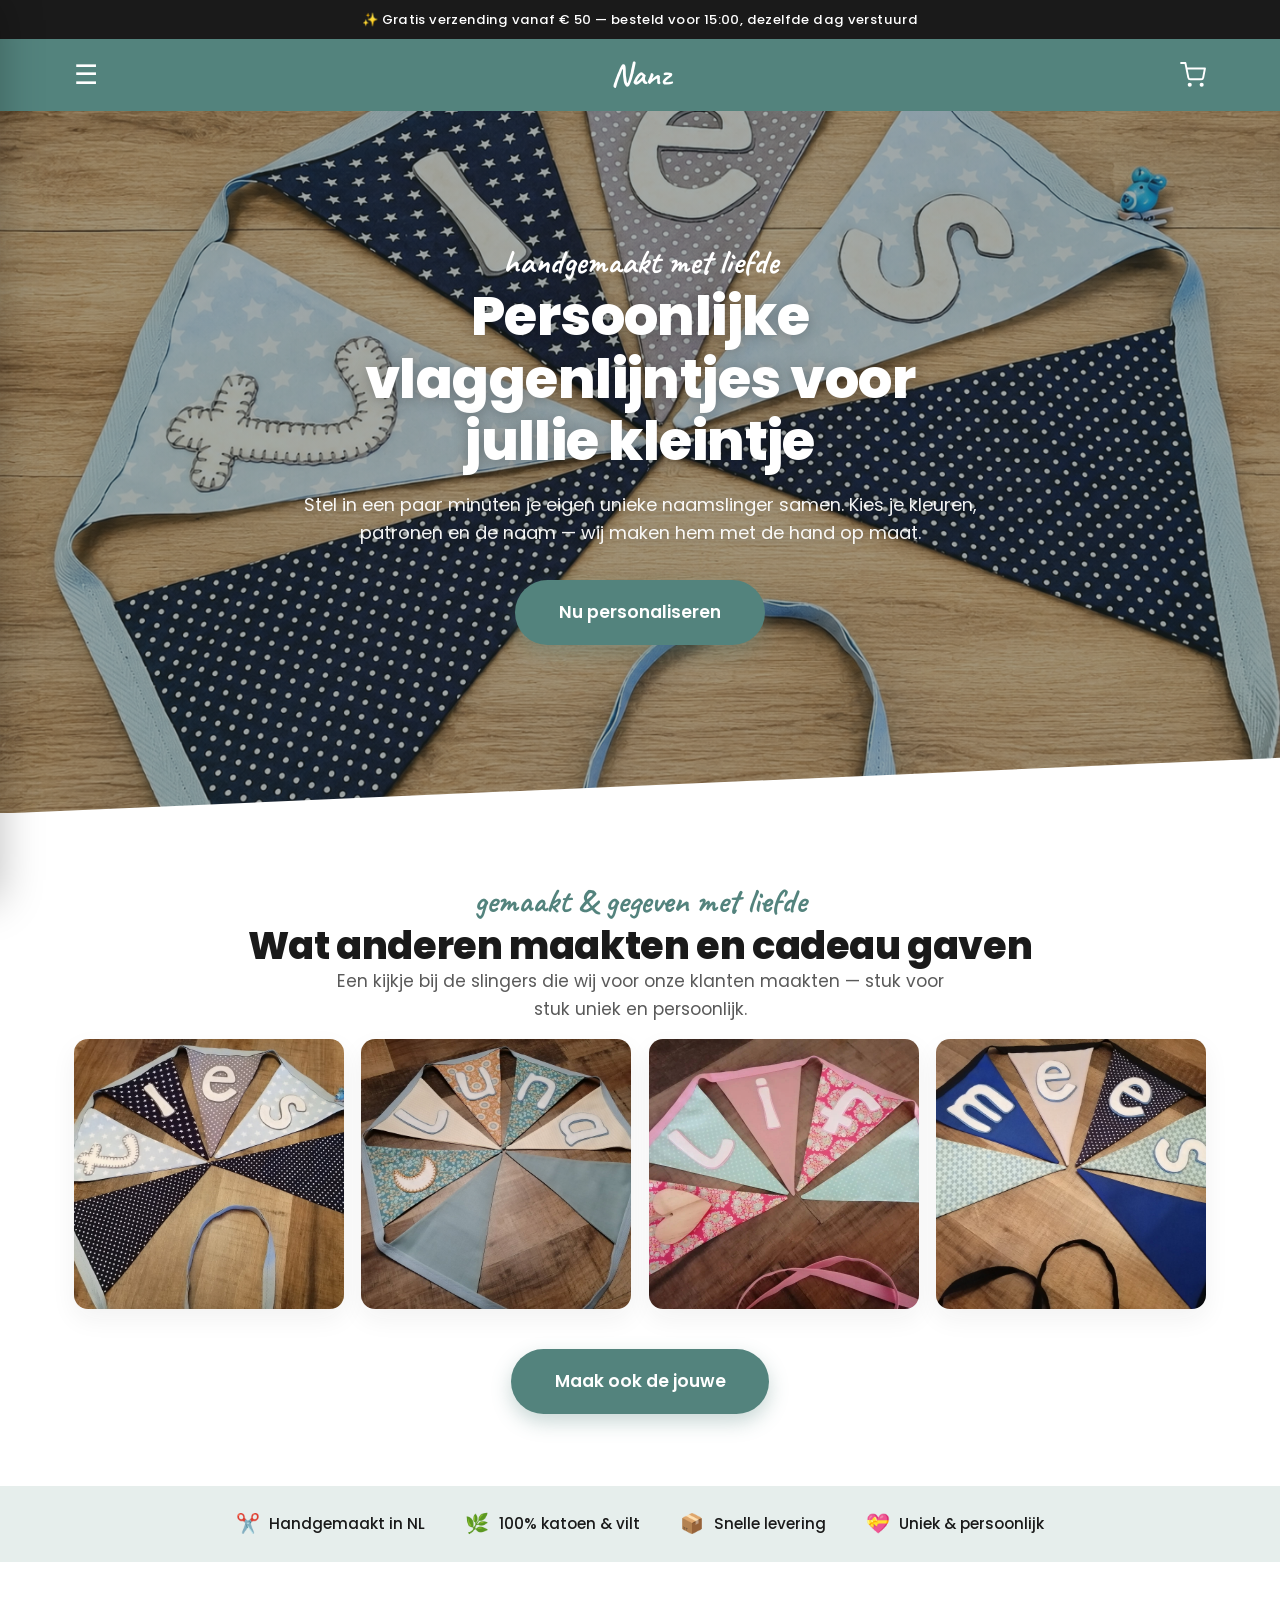
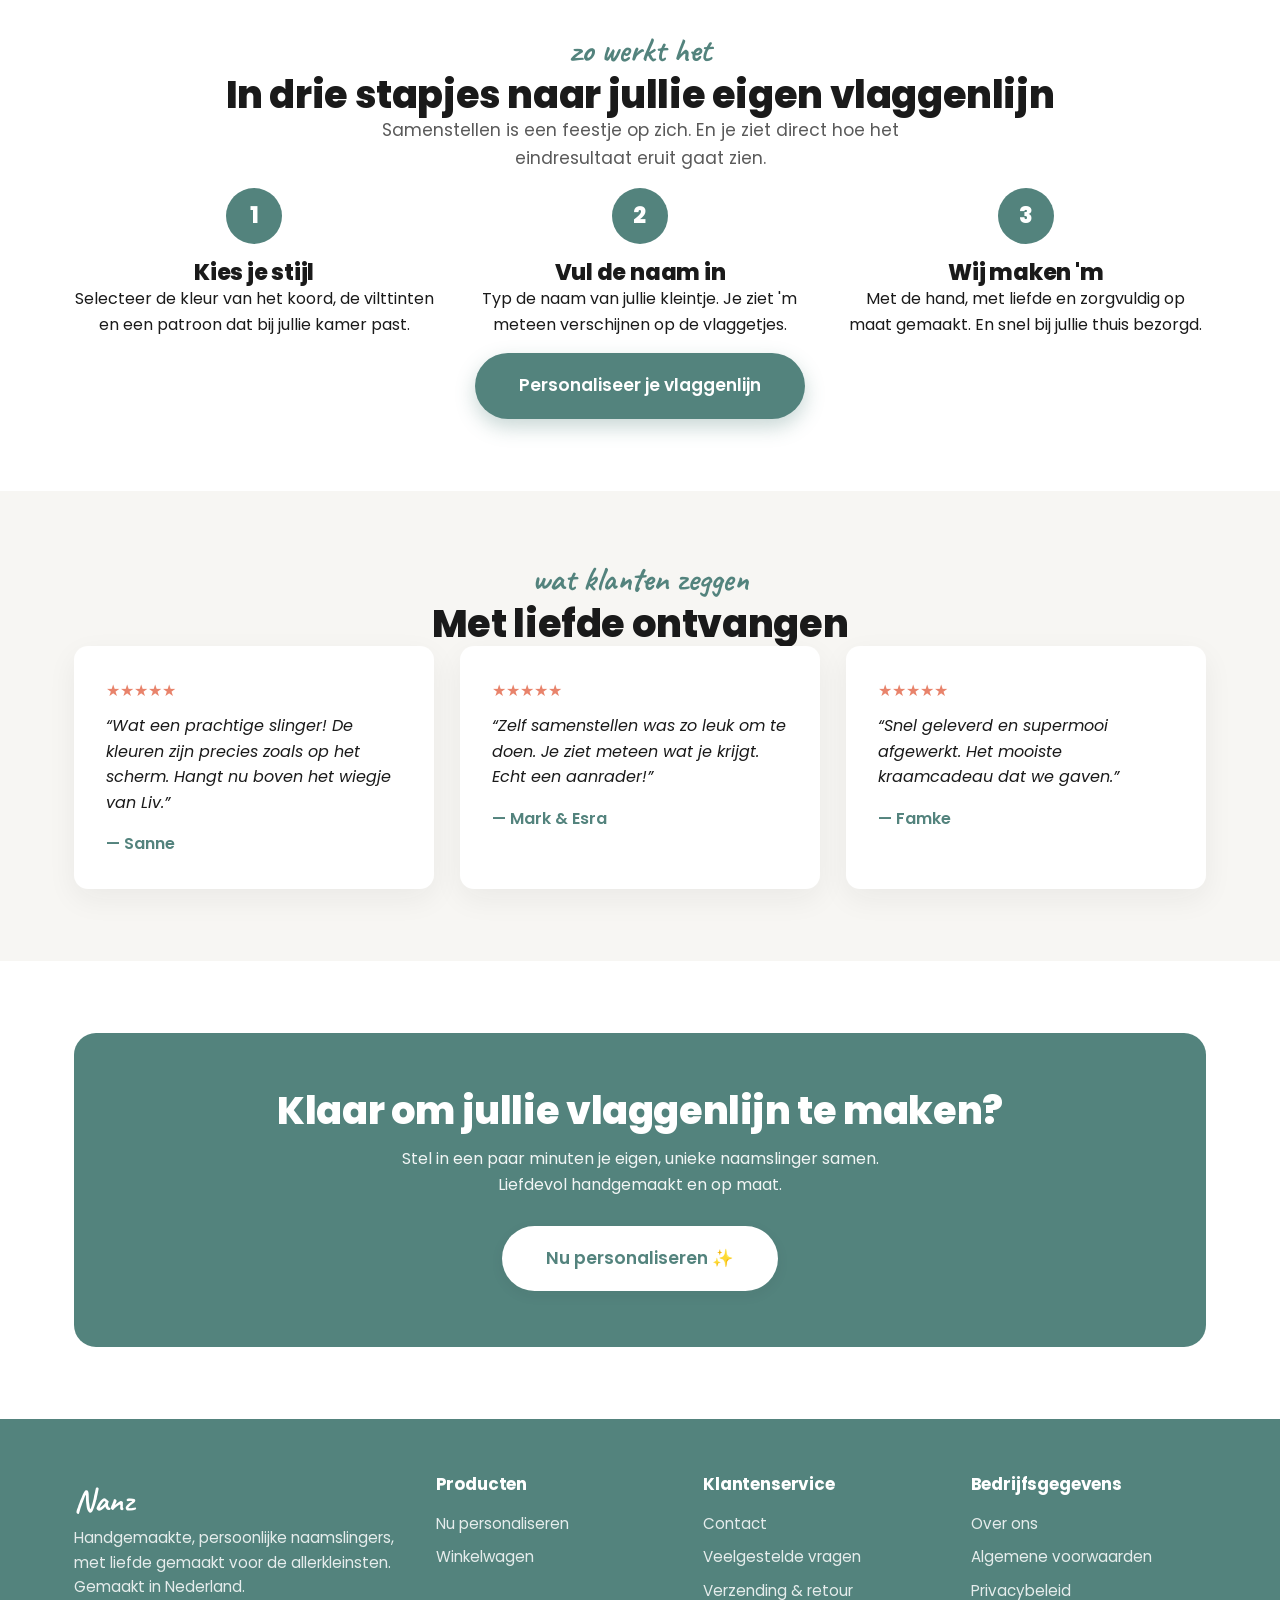
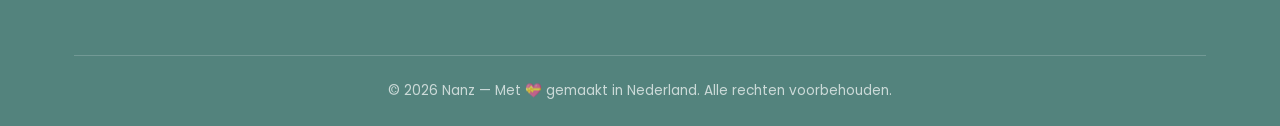
<file: index.html>
<!DOCTYPE html>
<html lang="nl">
<head>
  <meta charset="UTF-8" />
  <meta name="viewport" content="width=device-width, initial-scale=1.0" />
  <title>Nanz · Handgemaakte, persoonlijke naamslingers</title>
  <meta name="description" content="Handgemaakte, persoonlijke naamslingers van Nanz. Stel je eigen vlaggenlijn samen met je favoriete kleuren, patronen en naam. Handgemaakt in NL." />
  <link rel="preconnect" href="https://fonts.googleapis.com" />
  <link rel="preconnect" href="https://fonts.gstatic.com" crossorigin />
  <link href="https://fonts.googleapis.com/css2?family=Caveat:wght@600;700&family=Poppins:wght@400;500;600;700;800&display=swap" rel="stylesheet" />
  <link rel="stylesheet" href="style.css" />
</head>
<body>

  <div class="announce-bar">✨ Gratis verzending vanaf € 50 — besteld voor 15:00, dezelfde dag verstuurd</div>

  <header class="site-header">
    <div class="container nav">
      <button class="nav-toggle" aria-label="Menu openen">☰</button>
      <a href="index.html" class="logo">Nanz</a>
      <div class="nav-actions">
        <a href="winkelwagen.html" class="cart-link" aria-label="Winkelwagen">
          <svg viewBox="0 0 24 24" fill="none" stroke="currentColor" stroke-width="1.8" stroke-linecap="round" stroke-linejoin="round" aria-hidden="true"><circle cx="9" cy="21" r="1"></circle><circle cx="20" cy="21" r="1"></circle><path d="M1 1h4l2.68 13.39a2 2 0 0 0 2 1.61h9.72a2 2 0 0 0 2-1.61L23 6H6"></path></svg>
          <span class="cart-count">0</span>
        </a>
      </div>
    </div>
  </header>

  <div class="nav-overlay" id="navOverlay"></div>
  <ul class="nav-links" id="navLinks">
    <button class="nav-close" aria-label="Menu sluiten">×</button>
    <li><a href="index.html" class="active">Home</a></li>
    <li><a href="configurator.html">Nu personaliseren</a></li>
    <li><a href="over-ons.html">Over ons</a></li>
    <li><a href="contact.html">Contact</a></li>
    <li><a href="winkelwagen.html">Winkelwagen</a></li>
  </ul>

  <section class="hero">
    <div class="hero-inner">
      <span class="script">handgemaakt met liefde</span>
      <h1>Persoonlijke vlaggenlijntjes voor jullie kleintje</h1>
      <p>Stel in een paar minuten je eigen unieke naamslinger samen. Kies je kleuren, patronen en de naam — wij maken hem met de hand op maat.</p>
      <a href="configurator.html" class="btn btn--primary btn--lg">Nu personaliseren</a>
    </div>
  </section>

  <section class="section">
    <div class="container">
      <div class="text-center">
        <span class="script">gemaakt & gegeven met liefde</span>
        <h2>Wat anderen maakten en cadeau gaven</h2>
        <p class="lead">Een kijkje bij de slingers die wij voor onze klanten maakten — stuk voor stuk uniek en persoonlijk.</p>
      </div>
      <div class="gallery">
        <figure class="gallery-item">
          <img src="157353553_1487001894836180_8764456379075770487_n.jpg" alt="Handgemaakte naamslinger van een klant" loading="lazy" />
        </figure>
        <figure class="gallery-item">
          <img src="169956509_1509631412573228_3291637909091452372_n.jpg" alt="Naamslinger als kraamcadeau" loading="lazy" />
        </figure>
        <figure class="gallery-item">
          <img src="480816058_2510507729152253_5289659130697256635_n.jpg" alt="Persoonlijke vlaggenlijn in de kinderkamer" loading="lazy" />
        </figure>
        <figure class="gallery-item">
          <img src="481659432_2506114926258200_3318238207444527207_n.jpg" alt="Naamslinger op maat gemaakt" loading="lazy" />
        </figure>
      </div>
      <div class="text-center">
        <a href="configurator.html" class="btn btn--primary btn--lg">Maak ook de jouwe</a>
      </div>
    </div>
  </section>

  <div class="section--soft">
    <div class="container usp-strip">
      <span class="usp-item"><span class="ic">✂️</span> Handgemaakt in NL</span>
      <span class="usp-item"><span class="ic">🌿</span> 100% katoen &amp; vilt</span>
      <span class="usp-item"><span class="ic">📦</span> Snelle levering</span>
      <span class="usp-item"><span class="ic">💝</span> Uniek &amp; persoonlijk</span>
    </div>
  </div>

  <section class="section" id="hoe">
    <div class="container">
      <div class="text-center">
        <span class="script">zo werkt het</span>
        <h2>In drie stapjes naar jullie eigen vlaggenlijn</h2>
        <p class="lead">Samenstellen is een feestje op zich. En je ziet direct hoe het eindresultaat eruit gaat zien.</p>
      </div>
      <div class="grid grid--3">
        <div class="step">
          <div class="num">1</div>
          <h3>Kies je stijl</h3>
          <p>Selecteer de kleur van het koord, de vilttinten en een patroon dat bij jullie kamer past.</p>
        </div>
        <div class="step">
          <div class="num">2</div>
          <h3>Vul de naam in</h3>
          <p>Typ de naam van jullie kleintje. Je ziet 'm meteen verschijnen op de vlaggetjes.</p>
        </div>
        <div class="step">
          <div class="num">3</div>
          <h3>Wij maken 'm</h3>
          <p>Met de hand, met liefde en zorgvuldig op maat gemaakt. En snel bij jullie thuis bezorgd.</p>
        </div>
      </div>
      <div class="text-center">
        <a href="configurator.html" class="btn btn--primary btn--lg">Personaliseer je vlaggenlijn</a>
      </div>
    </div>
  </section>

  <section class="section section--alt">
    <div class="container">
      <div class="text-center">
        <span class="script">wat klanten zeggen</span>
        <h2>Met liefde ontvangen</h2>
      </div>
      <div class="grid grid--3">
        <div class="quote">
          <div class="stars">★★★★★</div>
          <p>“Wat een prachtige slinger! De kleuren zijn precies zoals op het scherm. Hangt nu boven het wiegje van Liv.”</p>
          <p class="who">— Sanne</p>
        </div>
        <div class="quote">
          <div class="stars">★★★★★</div>
          <p>“Zelf samenstellen was zo leuk om te doen. Je ziet meteen wat je krijgt. Echt een aanrader!”</p>
          <p class="who">— Mark &amp; Esra</p>
        </div>
        <div class="quote">
          <div class="stars">★★★★★</div>
          <p>“Snel geleverd en supermooi afgewerkt. Het mooiste kraamcadeau dat we gaven.”</p>
          <p class="who">— Famke</p>
        </div>
      </div>
    </div>
  </section>

  <section class="section">
    <div class="container">
      <div class="cta-band">
        <h2>Klaar om jullie vlaggenlijn te maken?</h2>
        <p>Stel in een paar minuten je eigen, unieke naamslinger samen. Liefdevol handgemaakt en op maat.</p>
        <a href="configurator.html" class="btn btn--ghost btn--lg">Nu personaliseren ✨</a>
      </div>
    </div>
  </section>

  <footer class="site-footer">
    <div class="container">
      <div class="footer-grid">
        <div>
          <a href="index.html" class="logo">Nanz</a>
          <p>Handgemaakte, persoonlijke naamslingers, met liefde gemaakt voor de allerkleinsten. Gemaakt in Nederland.</p>
        </div>
        <div>
          <h4>Producten</h4>
          <ul>
            <li><a href="configurator.html">Nu personaliseren</a></li>
            <li><a href="winkelwagen.html">Winkelwagen</a></li>
          </ul>
        </div>
        <div>
          <h4>Klantenservice</h4>
          <ul>
            <li><a href="contact.html">Contact</a></li>
            <li><a href="contact.html#faq">Veelgestelde vragen</a></li>
            <li><a href="#">Verzending &amp; retour</a></li>
          </ul>
        </div>
        <div>
          <h4>Bedrijfsgegevens</h4>
          <ul>
            <li><a href="over-ons.html">Over ons</a></li>
            <li><a href="#">Algemene voorwaarden</a></li>
            <li><a href="#">Privacybeleid</a></li>
          </ul>
        </div>
      </div>
      <div class="footer-bottom">
        &copy; 2026 Nanz — Met 💝 gemaakt in Nederland. Alle rechten voorbehouden.
      </div>
    </div>
  </footer>

  <script src="main.js"></script>
</body>
</html>
</file>
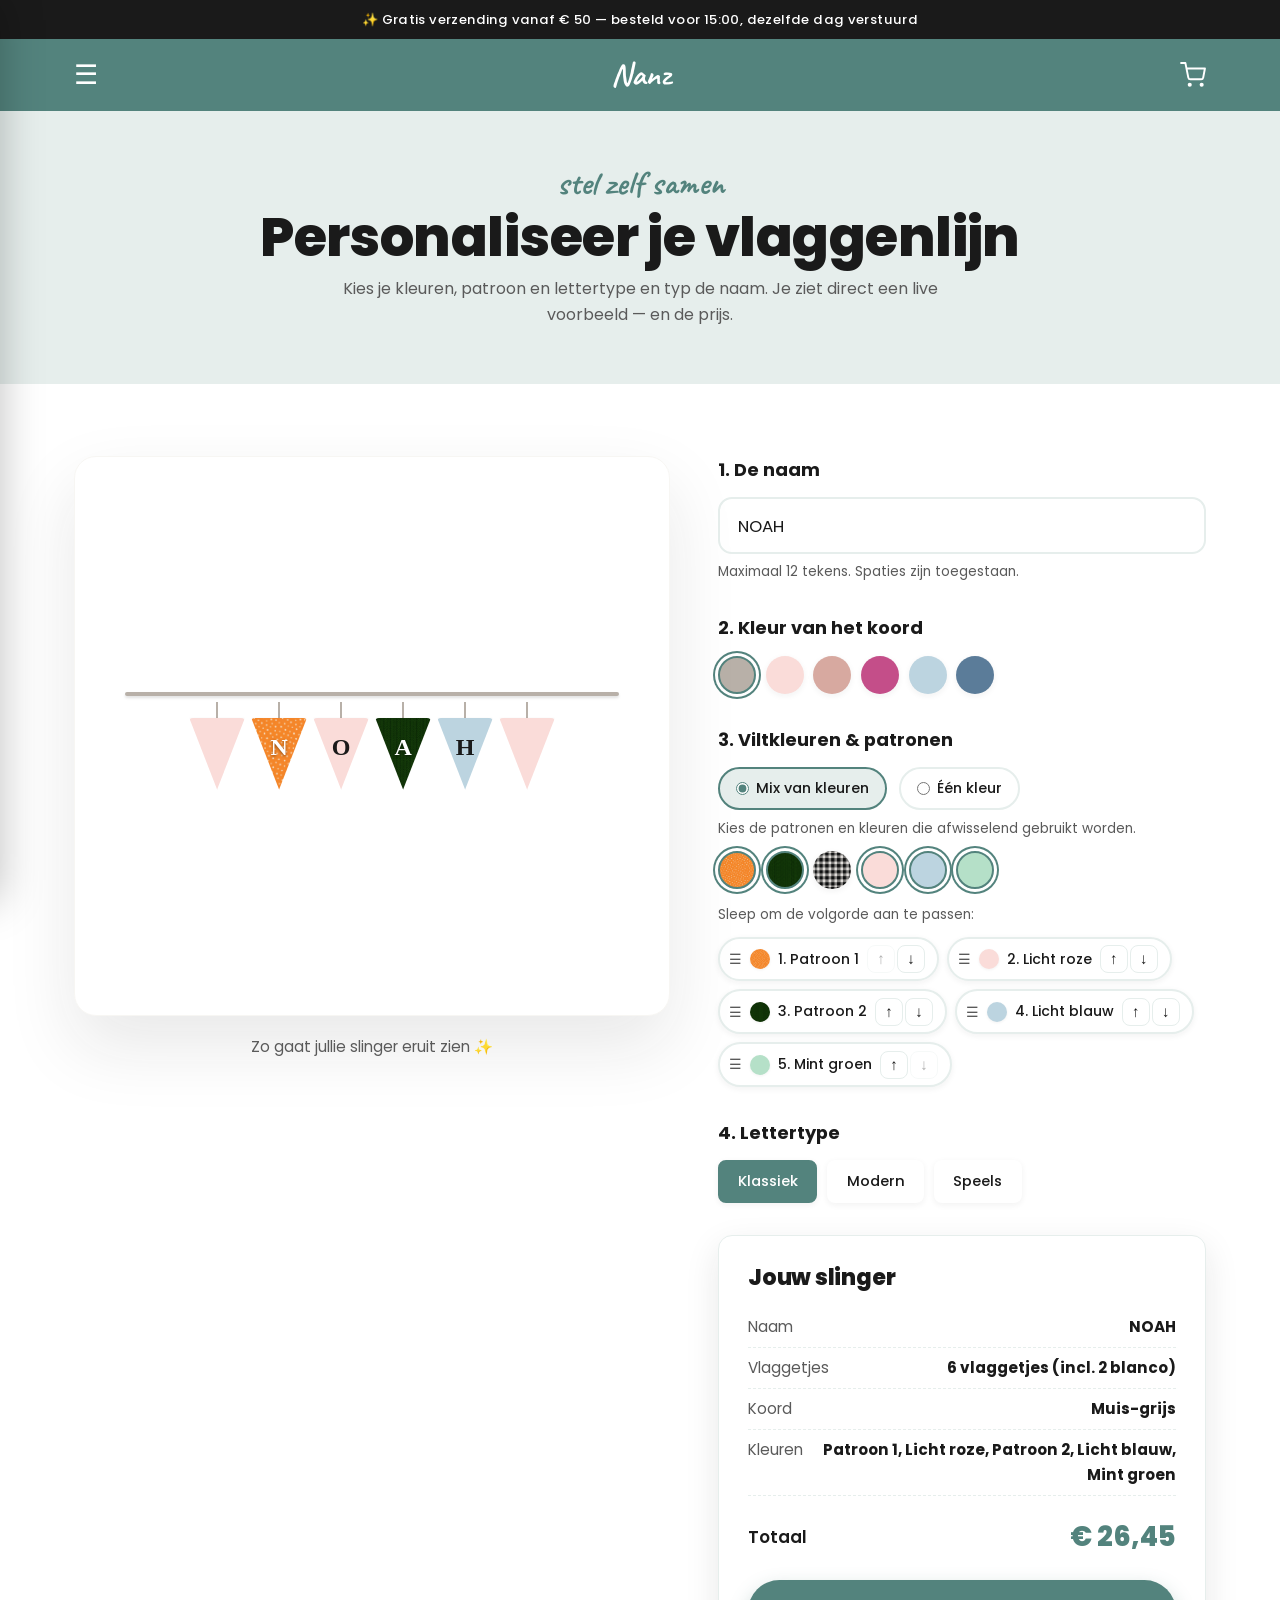
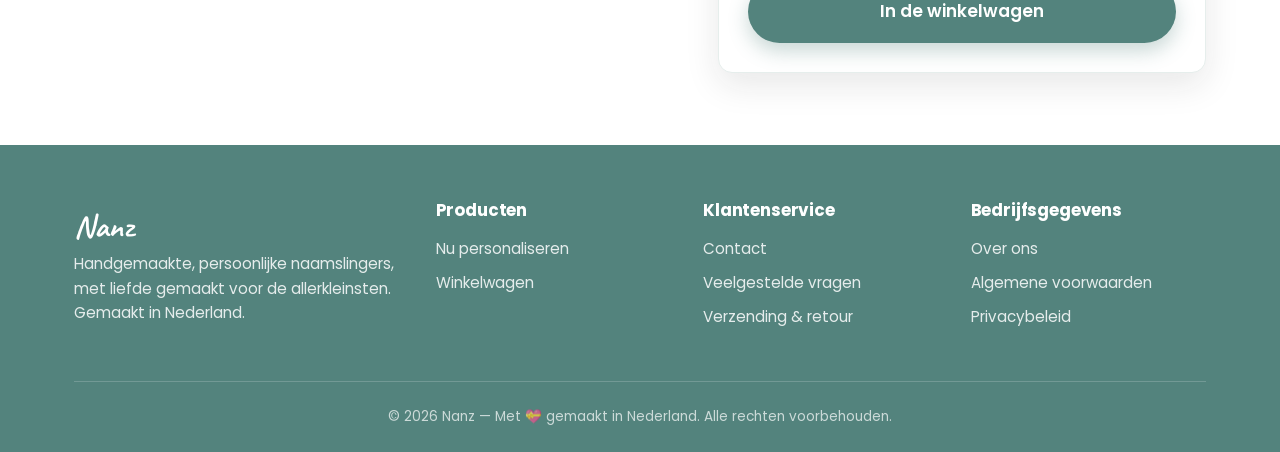
<file: configurator.html>
<!DOCTYPE html>
<html lang="nl">
<head>
  <meta charset="UTF-8" />
  <meta name="viewport" content="width=device-width, initial-scale=1.0" />
  <title>Personaliseer je vlaggenlijn · Nanz</title>
  <meta name="description" content="Stel je eigen handgemaakte naamslinger samen. Kies koord, viltkleuren, patroon en lettertype en zie direct een live voorbeeld met prijs." />
  <link rel="preconnect" href="https://fonts.googleapis.com" />
  <link rel="preconnect" href="https://fonts.gstatic.com" crossorigin />
  <link href="https://fonts.googleapis.com/css2?family=Caveat:wght@600;700&family=Poppins:wght@400;500;600;700;800&display=swap" rel="stylesheet" />
  <link rel="stylesheet" href="style.css" />
</head>
<body>

  <div class="announce-bar">✨ Gratis verzending vanaf € 50 — besteld voor 15:00, dezelfde dag verstuurd</div>

  <header class="site-header">
    <div class="container nav">
      <button class="nav-toggle" aria-label="Menu openen">☰</button>
      <a href="index.html" class="logo">Nanz</a>
      <div class="nav-actions">
        <a href="winkelwagen.html" class="cart-link" aria-label="Winkelwagen">
          <svg viewBox="0 0 24 24" fill="none" stroke="currentColor" stroke-width="1.8" stroke-linecap="round" stroke-linejoin="round" aria-hidden="true"><circle cx="9" cy="21" r="1"></circle><circle cx="20" cy="21" r="1"></circle><path d="M1 1h4l2.68 13.39a2 2 0 0 0 2 1.61h9.72a2 2 0 0 0 2-1.61L23 6H6"></path></svg>
          <span class="cart-count">0</span>
        </a>
      </div>
    </div>
  </header>

  <div class="nav-overlay" id="navOverlay"></div>
  <ul class="nav-links" id="navLinks">
    <button class="nav-close" aria-label="Menu sluiten">×</button>
    <li><a href="index.html">Home</a></li>
    <li><a href="configurator.html" class="active">Nu personaliseren</a></li>
    <li><a href="over-ons.html">Over ons</a></li>
    <li><a href="contact.html">Contact</a></li>
    <li><a href="winkelwagen.html">Winkelwagen</a></li>
  </ul>

  <section class="page-head">
    <div class="container">
      <span class="script">stel zelf samen</span>
      <h1>Personaliseer je vlaggenlijn</h1>
      <p>Kies je kleuren, patroon en lettertype en typ de naam. Je ziet direct een live voorbeeld — en de prijs.</p>
    </div>
  </section>

  <section class="section">
    <div class="container config-layout">

      <div class="config-preview">
        <div class="preview-card">
          <div class="garland" id="previewGarland"></div>
        </div>
        <p class="preview-hint text-center">Zo gaat jullie slinger eruit zien ✨</p>
      </div>

      <div class="config-options">

        <div class="opt-block">
          <label class="opt-title" for="nameInput">1. De naam</label>
          <input type="text" id="nameInput" class="name-input" maxlength="12" placeholder="Bijv. Noah" />
          <p class="opt-help">Maximaal 12 tekens. Spaties zijn toegestaan.</p>
        </div>

        <div class="opt-block">
          <span class="opt-title">2. Kleur van het koord</span>
          <div class="swatches" id="cordSwatches"></div>
        </div>

        <div class="opt-block">
          <span class="opt-title">3. Viltkleuren &amp; patronen</span>
          <div class="felt-mode">
            <label class="radio-pill">
              <input type="radio" name="feltMode" value="mix" checked /> Mix van kleuren
            </label>
            <label class="radio-pill">
              <input type="radio" name="feltMode" value="single" /> Één kleur
            </label>
          </div>
          <div id="mixPanel">
            <p class="opt-help">Kies de patronen en kleuren die afwisselend gebruikt worden.</p>
            <div class="swatches" id="mixFelts"></div>

            <p class="opt-help opt-help--order">Sleep om de volgorde aan te passen:</p>
            <div class="order-list" id="mixOrder"></div>
          </div>
          <div id="singlePanel">
            <p class="opt-help">Alle vlaggetjes in één patroon of kleur.</p>
            <div class="swatches" id="singleFelt"></div>
          </div>
        </div>

        <div class="opt-block">
          <span class="opt-title">4. Lettertype</span>
          <div class="swatches" id="fontSwatches"></div>
        </div>

        <div class="summary-card">
          <h3>Jouw slinger</h3>
          <ul class="summary-list">
            <li><span>Naam</span><strong id="sumName">—</strong></li>
            <li><span>Vlaggetjes</span><strong id="sumFlags">0 vlaggetjes</strong></li>
            <li><span>Koord</span><strong id="sumCord">—</strong></li>
            <li><span>Kleuren</span><strong id="sumColors">—</strong></li>
          </ul>
          <div class="summary-total">
            <span>Totaal</span>
            <span class="price" id="totalPrice">€ 0,00</span>
          </div>
          <button id="addToCart" class="btn btn--primary btn--block btn--lg">In de winkelwagen</button>
        </div>

      </div>
    </div>
  </section>

  <div class="toast" id="toast">✅ Toegevoegd aan je winkelwagen!</div>

  <footer class="site-footer">
    <div class="container">
      <div class="footer-grid">
        <div>
          <a href="index.html" class="logo">Nanz</a>
          <p>Handgemaakte, persoonlijke naamslingers, met liefde gemaakt voor de allerkleinsten. Gemaakt in Nederland.</p>
        </div>
        <div>
          <h4>Producten</h4>
          <ul>
            <li><a href="configurator.html">Nu personaliseren</a></li>
            <li><a href="winkelwagen.html">Winkelwagen</a></li>
          </ul>
        </div>
        <div>
          <h4>Klantenservice</h4>
          <ul>
            <li><a href="contact.html">Contact</a></li>
            <li><a href="contact.html#faq">Veelgestelde vragen</a></li>
            <li><a href="#">Verzending &amp; retour</a></li>
          </ul>
        </div>
        <div>
          <h4>Bedrijfsgegevens</h4>
          <ul>
            <li><a href="over-ons.html">Over ons</a></li>
            <li><a href="#">Algemene voorwaarden</a></li>
            <li><a href="#">Privacybeleid</a></li>
          </ul>
        </div>
      </div>
      <div class="footer-bottom">
        &copy; 2026 Nanz — Met 💝 gemaakt in Nederland. Alle rechten voorbehouden.
      </div>
    </div>
  </footer>

  <script src="main.js"></script>
  <script src="configurator.js"></script>
</body>
</html>
</file>
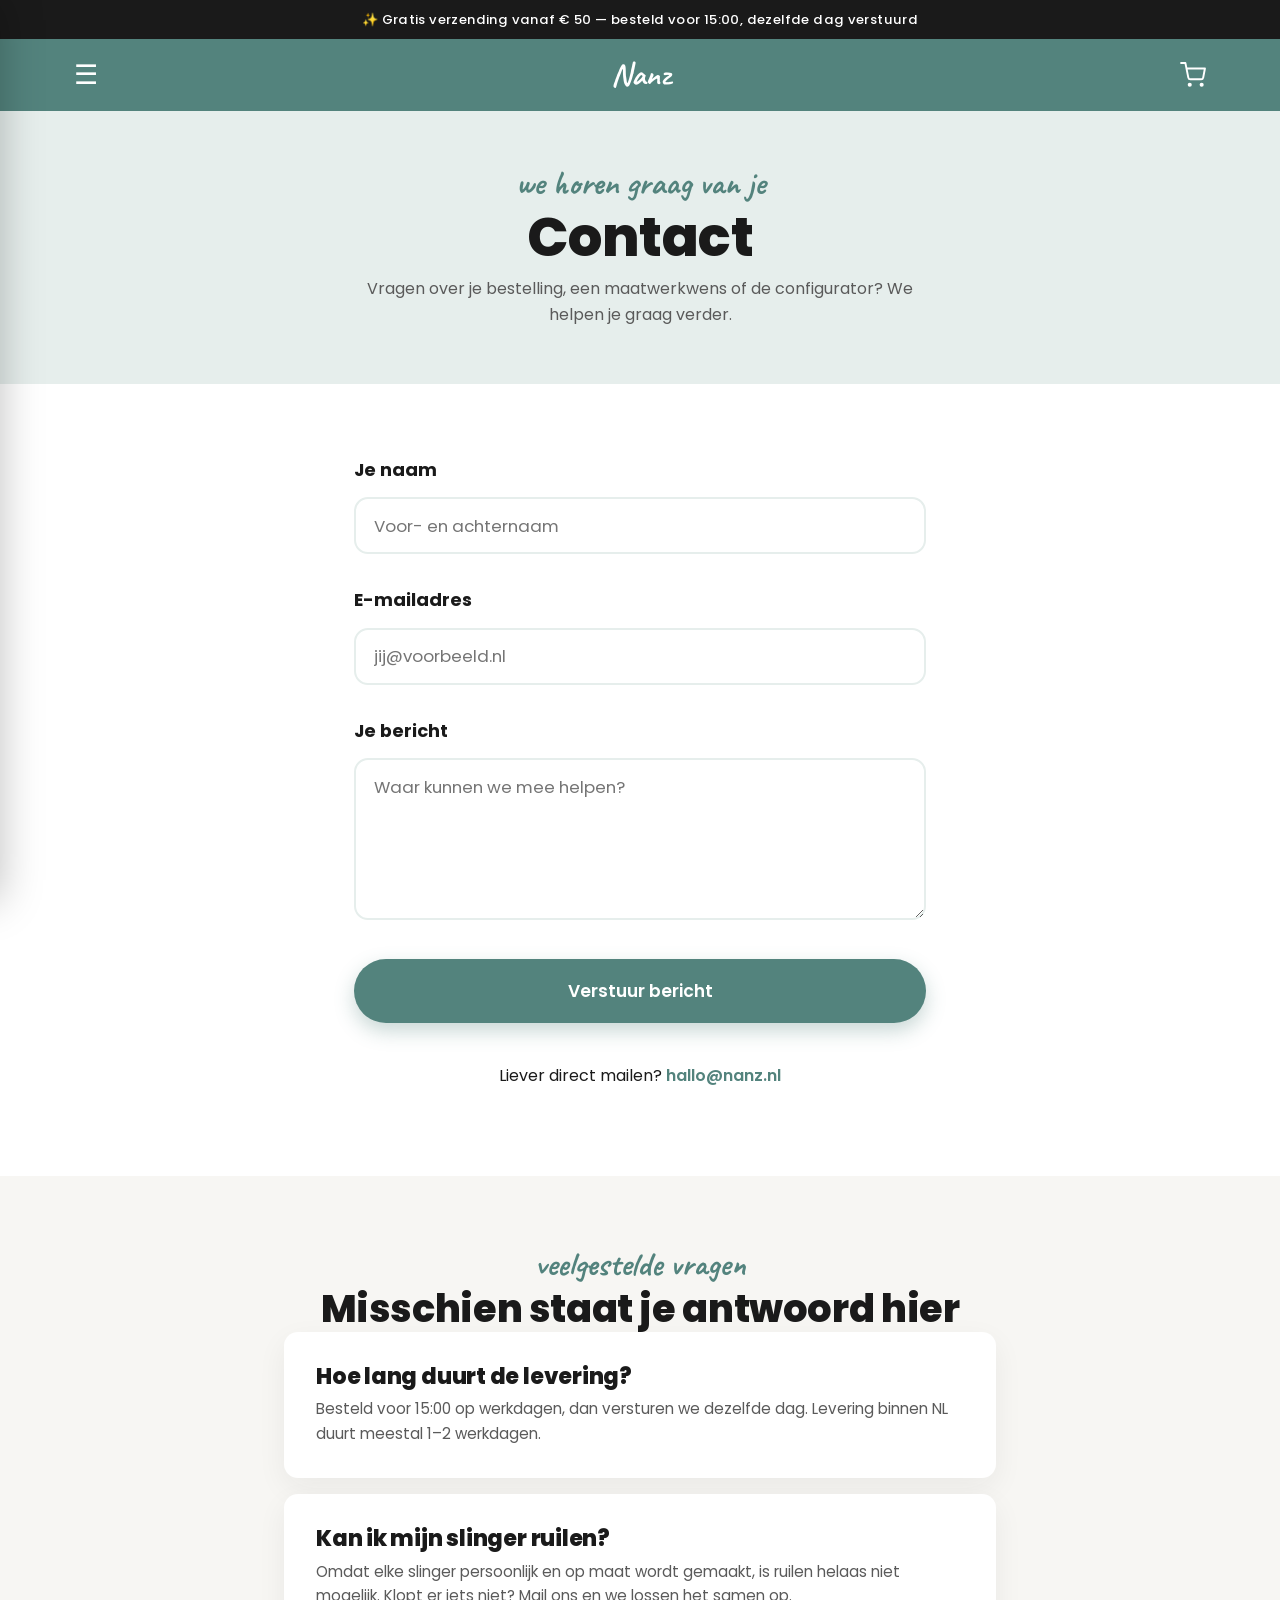
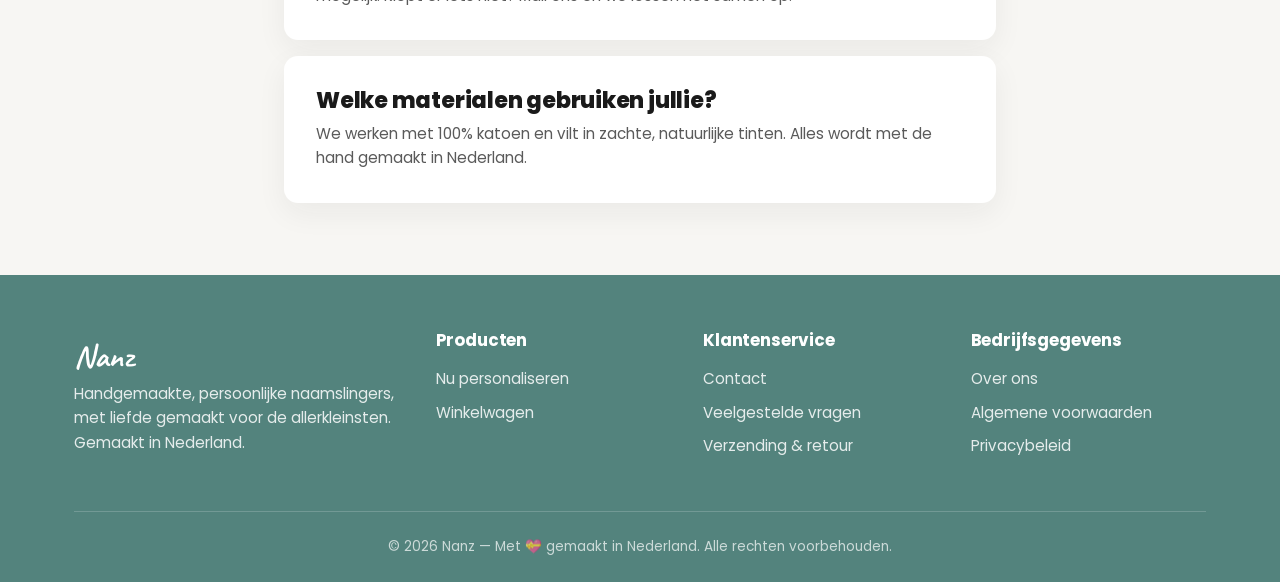
<file: contact.html>
<!DOCTYPE html>
<html lang="nl">
<head>
  <meta charset="UTF-8" />
  <meta name="viewport" content="width=device-width, initial-scale=1.0" />
  <title>Contact · Nanz</title>
  <meta name="description" content="Neem contact op met Nanz. Vragen over je bestelling, een maatwerkwens of de configurator? We helpen je graag." />
  <link rel="preconnect" href="https://fonts.googleapis.com" />
  <link rel="preconnect" href="https://fonts.gstatic.com" crossorigin />
  <link href="https://fonts.googleapis.com/css2?family=Caveat:wght@600;700&family=Poppins:wght@400;500;600;700;800&display=swap" rel="stylesheet" />
  <link rel="stylesheet" href="style.css" />
</head>
<body>

  <div class="announce-bar">✨ Gratis verzending vanaf € 50 — besteld voor 15:00, dezelfde dag verstuurd</div>

  <header class="site-header">
    <div class="container nav">
      <button class="nav-toggle" aria-label="Menu openen">☰</button>
      <a href="index.html" class="logo">Nanz</a>
      <div class="nav-actions">
        <a href="winkelwagen.html" class="cart-link" aria-label="Winkelwagen">
          <svg viewBox="0 0 24 24" fill="none" stroke="currentColor" stroke-width="1.8" stroke-linecap="round" stroke-linejoin="round" aria-hidden="true"><circle cx="9" cy="21" r="1"></circle><circle cx="20" cy="21" r="1"></circle><path d="M1 1h4l2.68 13.39a2 2 0 0 0 2 1.61h9.72a2 2 0 0 0 2-1.61L23 6H6"></path></svg>
          <span class="cart-count">0</span>
        </a>
      </div>
    </div>
  </header>

  <div class="nav-overlay" id="navOverlay"></div>
  <ul class="nav-links" id="navLinks">
    <button class="nav-close" aria-label="Menu sluiten">×</button>
    <li><a href="index.html">Home</a></li>
    <li><a href="configurator.html">Nu personaliseren</a></li>
    <li><a href="over-ons.html">Over ons</a></li>
    <li><a href="contact.html" class="active">Contact</a></li>
    <li><a href="winkelwagen.html">Winkelwagen</a></li>
  </ul>

  <section class="page-head">
    <div class="container">
      <span class="script">we horen graag van je</span>
      <h1>Contact</h1>
      <p>Vragen over je bestelling, een maatwerkwens of de configurator? We helpen je graag verder.</p>
    </div>
  </section>

  <section class="section">
    <div class="container" style="max-width: 620px;">
      <form onsubmit="event.preventDefault(); this.reset(); document.getElementById('formToast').classList.add('show'); setTimeout(function(){document.getElementById('formToast').classList.remove('show');}, 2600);">
        <div class="opt-block">
          <label class="opt-title" for="naam">Je naam</label>
          <input type="text" id="naam" class="name-input" placeholder="Voor- en achternaam" required />
        </div>
        <div class="opt-block">
          <label class="opt-title" for="email">E-mailadres</label>
          <input type="email" id="email" class="name-input" placeholder="jij@voorbeeld.nl" required />
        </div>
        <div class="opt-block">
          <label class="opt-title" for="bericht">Je bericht</label>
          <textarea id="bericht" class="name-input" rows="5" placeholder="Waar kunnen we mee helpen?" required style="resize: vertical;"></textarea>
        </div>
        <button type="submit" class="btn btn--primary btn--block btn--lg">Verstuur bericht</button>
      </form>

      <div class="text-center" style="margin-top: 2.5rem;">
        <p>Liever direct mailen? <a href="mailto:hallo@nanz.nl" style="color: var(--eucalyptus); font-weight: 600;">hallo@nanz.nl</a></p>
      </div>
    </div>
  </section>

  <section class="section section--alt" id="faq">
    <div class="container" style="max-width: 760px;">
      <div class="text-center">
        <span class="script">veelgestelde vragen</span>
        <h2>Misschien staat je antwoord hier</h2>
      </div>
      <div class="card" style="margin-bottom: 1rem;">
        <h3>Hoe lang duurt de levering?</h3>
        <p>Besteld voor 15:00 op werkdagen, dan versturen we dezelfde dag. Levering binnen NL duurt meestal 1–2 werkdagen.</p>
      </div>
      <div class="card" style="margin-bottom: 1rem;">
        <h3>Kan ik mijn slinger ruilen?</h3>
        <p>Omdat elke slinger persoonlijk en op maat wordt gemaakt, is ruilen helaas niet mogelijk. Klopt er iets niet? Mail ons en we lossen het samen op.</p>
      </div>
      <div class="card">
        <h3>Welke materialen gebruiken jullie?</h3>
        <p>We werken met 100% katoen en vilt in zachte, natuurlijke tinten. Alles wordt met de hand gemaakt in Nederland.</p>
      </div>
    </div>
  </section>

  <div class="toast" id="formToast">✅ Bedankt! We nemen snel contact op.</div>

  <footer class="site-footer">
    <div class="container">
      <div class="footer-grid">
        <div>
          <a href="index.html" class="logo">Nanz</a>
          <p>Handgemaakte, persoonlijke naamslingers, met liefde gemaakt voor de allerkleinsten. Gemaakt in Nederland.</p>
        </div>
        <div>
          <h4>Producten</h4>
          <ul>
            <li><a href="configurator.html">Nu personaliseren</a></li>
            <li><a href="winkelwagen.html">Winkelwagen</a></li>
          </ul>
        </div>
        <div>
          <h4>Klantenservice</h4>
          <ul>
            <li><a href="contact.html">Contact</a></li>
            <li><a href="contact.html#faq">Veelgestelde vragen</a></li>
            <li><a href="#">Verzending &amp; retour</a></li>
          </ul>
        </div>
        <div>
          <h4>Bedrijfsgegevens</h4>
          <ul>
            <li><a href="over-ons.html">Over ons</a></li>
            <li><a href="#">Algemene voorwaarden</a></li>
            <li><a href="#">Privacybeleid</a></li>
          </ul>
        </div>
      </div>
      <div class="footer-bottom">
        &copy; 2026 Nanz — Met 💝 gemaakt in Nederland. Alle rechten voorbehouden.
      </div>
    </div>
  </footer>

  <script src="main.js"></script>
</body>
</html>
</file>
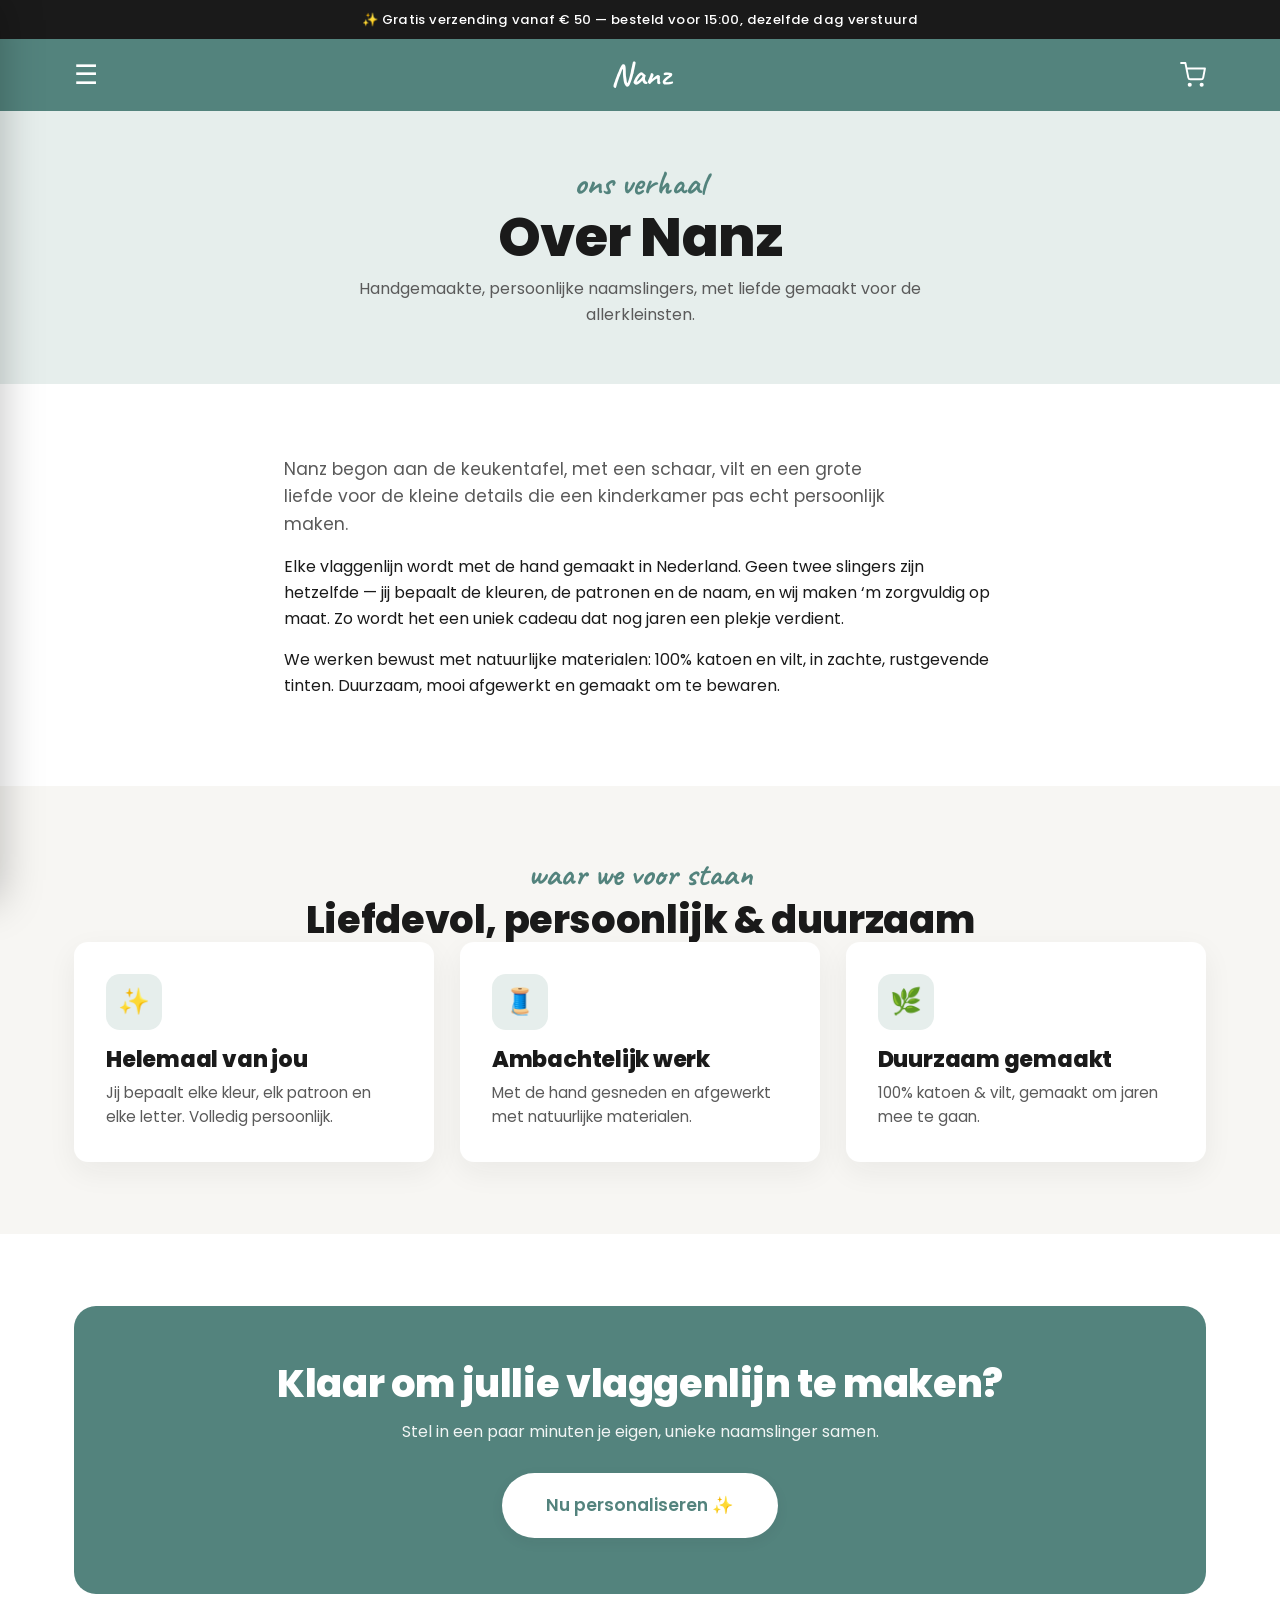
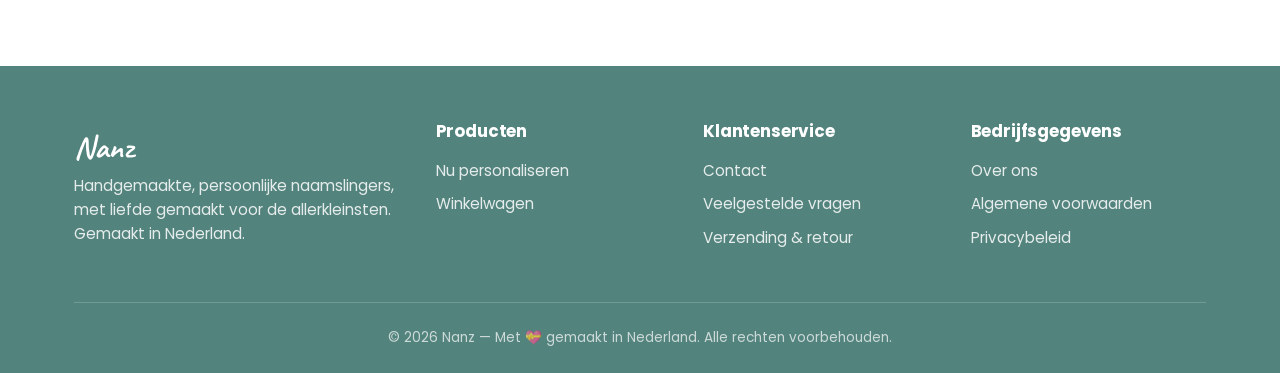
<file: over-ons.html>
<!DOCTYPE html>
<html lang="nl">
<head>
  <meta charset="UTF-8" />
  <meta name="viewport" content="width=device-width, initial-scale=1.0" />
  <title>Over ons · Nanz</title>
  <meta name="description" content="Het verhaal achter Nanz: handgemaakte, persoonlijke naamslingers met liefde gemaakt in Nederland." />
  <link rel="preconnect" href="https://fonts.googleapis.com" />
  <link rel="preconnect" href="https://fonts.gstatic.com" crossorigin />
  <link href="https://fonts.googleapis.com/css2?family=Caveat:wght@600;700&family=Poppins:wght@400;500;600;700;800&display=swap" rel="stylesheet" />
  <link rel="stylesheet" href="style.css" />
</head>
<body>

  <div class="announce-bar">✨ Gratis verzending vanaf € 50 — besteld voor 15:00, dezelfde dag verstuurd</div>

  <header class="site-header">
    <div class="container nav">
      <button class="nav-toggle" aria-label="Menu openen">☰</button>
      <a href="index.html" class="logo">Nanz</a>
      <div class="nav-actions">
        <a href="winkelwagen.html" class="cart-link" aria-label="Winkelwagen">
          <svg viewBox="0 0 24 24" fill="none" stroke="currentColor" stroke-width="1.8" stroke-linecap="round" stroke-linejoin="round" aria-hidden="true"><circle cx="9" cy="21" r="1"></circle><circle cx="20" cy="21" r="1"></circle><path d="M1 1h4l2.68 13.39a2 2 0 0 0 2 1.61h9.72a2 2 0 0 0 2-1.61L23 6H6"></path></svg>
          <span class="cart-count">0</span>
        </a>
      </div>
    </div>
  </header>

  <div class="nav-overlay" id="navOverlay"></div>
  <ul class="nav-links" id="navLinks">
    <button class="nav-close" aria-label="Menu sluiten">×</button>
    <li><a href="index.html">Home</a></li>
    <li><a href="configurator.html">Nu personaliseren</a></li>
    <li><a href="over-ons.html" class="active">Over ons</a></li>
    <li><a href="contact.html">Contact</a></li>
    <li><a href="winkelwagen.html">Winkelwagen</a></li>
  </ul>

  <section class="page-head">
    <div class="container">
      <span class="script">ons verhaal</span>
      <h1>Over Nanz</h1>
      <p>Handgemaakte, persoonlijke naamslingers, met liefde gemaakt voor de allerkleinsten.</p>
    </div>
  </section>

  <section class="section">
    <div class="container" style="max-width: 760px;">
      <p class="lead">Nanz begon aan de keukentafel, met een schaar, vilt en een grote liefde voor de kleine details die een kinderkamer pas echt persoonlijk maken.</p>
      <p>Elke vlaggenlijn wordt met de hand gemaakt in Nederland. Geen twee slingers zijn hetzelfde — jij bepaalt de kleuren, de patronen en de naam, en wij maken ‘m zorgvuldig op maat. Zo wordt het een uniek cadeau dat nog jaren een plekje verdient.</p>
      <p>We werken bewust met natuurlijke materialen: 100% katoen en vilt, in zachte, rustgevende tinten. Duurzaam, mooi afgewerkt en gemaakt om te bewaren.</p>
    </div>
  </section>

  <section class="section section--alt">
    <div class="container">
      <div class="text-center">
        <span class="script">waar we voor staan</span>
        <h2>Liefdevol, persoonlijk &amp; duurzaam</h2>
      </div>
      <div class="grid grid--3">
        <div class="card">
          <div class="icon">✨</div>
          <h3>Helemaal van jou</h3>
          <p>Jij bepaalt elke kleur, elk patroon en elke letter. Volledig persoonlijk.</p>
        </div>
        <div class="card">
          <div class="icon">🧵</div>
          <h3>Ambachtelijk werk</h3>
          <p>Met de hand gesneden en afgewerkt met natuurlijke materialen.</p>
        </div>
        <div class="card">
          <div class="icon">🌿</div>
          <h3>Duurzaam gemaakt</h3>
          <p>100% katoen &amp; vilt, gemaakt om jaren mee te gaan.</p>
        </div>
      </div>
    </div>
  </section>

  <section class="section">
    <div class="container">
      <div class="cta-band">
        <h2>Klaar om jullie vlaggenlijn te maken?</h2>
        <p>Stel in een paar minuten je eigen, unieke naamslinger samen.</p>
        <a href="configurator.html" class="btn btn--ghost btn--lg">Nu personaliseren ✨</a>
      </div>
    </div>
  </section>

  <footer class="site-footer">
    <div class="container">
      <div class="footer-grid">
        <div>
          <a href="index.html" class="logo">Nanz</a>
          <p>Handgemaakte, persoonlijke naamslingers, met liefde gemaakt voor de allerkleinsten. Gemaakt in Nederland.</p>
        </div>
        <div>
          <h4>Producten</h4>
          <ul>
            <li><a href="configurator.html">Nu personaliseren</a></li>
            <li><a href="winkelwagen.html">Winkelwagen</a></li>
          </ul>
        </div>
        <div>
          <h4>Klantenservice</h4>
          <ul>
            <li><a href="contact.html">Contact</a></li>
            <li><a href="contact.html#faq">Veelgestelde vragen</a></li>
            <li><a href="#">Verzending &amp; retour</a></li>
          </ul>
        </div>
        <div>
          <h4>Bedrijfsgegevens</h4>
          <ul>
            <li><a href="over-ons.html">Over ons</a></li>
            <li><a href="#">Algemene voorwaarden</a></li>
            <li><a href="#">Privacybeleid</a></li>
          </ul>
        </div>
      </div>
      <div class="footer-bottom">
        &copy; 2026 Nanz — Met 💝 gemaakt in Nederland. Alle rechten voorbehouden.
      </div>
    </div>
  </footer>

  <script src="main.js"></script>
</body>
</html>
</file>
<file: style.css>
/* =====================================================================
   Hippe Vlaggenlijntjes — Designsysteem "Eucalyptus & Koraal"
   ===================================================================== */

:root {
  /* Kleurenpalet */
  --eucalyptus:      #53837D;  /* Primaire merkkleur / mat oudgroen */
  --eucalyptus-dk:   #426A65;  /* Donkerder voor hover */
  --eucalyptus-soft: #E6EEEC;  /* Zachte tint voor vlakken */
  --coral:           #E8836B;  /* Secundaire accent / zacht koraal */
  --coral-dk:        #D86F57;
  --white:           #FFFFFF;
  --ink:             #1A1A1A;  /* Donkergrijs/zwart voor titels */
  --ink-soft:        #5A5A5A;  /* Secundaire tekst */
  --bg:              #FFFFFF;  /* Neutrale content-achtergrond */
  --bg-alt:          #F7F6F3;  /* Subtiele afwisseling */
  --shadow:          rgba(26, 26, 26, 0.10);
  --shadow-soft:     rgba(26, 26, 26, 0.06);

  /* Typografie */
  --font-script: 'Caveat', 'Brush Script MT', cursive;  /* Logo & sfeer-subkopjes */
  --font-head:   'Poppins', 'Segoe UI', sans-serif;     /* Vette koppen */
  --font-body:   'Poppins', 'Segoe UI', sans-serif;     /* Broodtekst & menu */

  /* Vormtaal */
  --radius-sm: 8px;
  --radius-md: 14px;
  --radius-lg: 22px;
  --radius-pill: 999px;

  --maxw: 1180px;
  --transition: 0.25s ease;
}

/* ---------- Reset ---------- */
*, *::before, *::after { box-sizing: border-box; margin: 0; padding: 0; }

html { scroll-behavior: smooth; }

body {
  font-family: var(--font-body);
  color: var(--ink);
  background: var(--bg);
  line-height: 1.6;
  font-size: 16px;
  -webkit-font-smoothing: antialiased;
}

img { max-width: 100%; display: block; }
a { color: inherit; text-decoration: none; }

h1, h2, h3, h4 {
  font-family: var(--font-head);
  font-weight: 800;
  line-height: 1.15;
  color: var(--ink);
  letter-spacing: -0.01em;
}

h1 { font-size: clamp(2rem, 5vw, 3.4rem); }
h2 { font-size: clamp(1.6rem, 3.5vw, 2.4rem); }
h3 { font-size: clamp(1.1rem, 2.2vw, 1.4rem); }

p { margin-bottom: 1rem; }

.container {
  width: 100%;
  max-width: var(--maxw);
  margin: 0 auto;
  padding: 0 1.5rem;
}

.section { padding: 4.5rem 0; }
.section--alt { background: var(--bg-alt); }
.section--soft { background: var(--eucalyptus-soft); }

.text-center { text-align: center; }

/* Handgeschreven sfeer-subkopje (bijv. "bestsellers") */
.script {
  display: inline-block;
  font-family: var(--font-script);
  font-weight: 700;
  font-size: clamp(1.6rem, 3vw, 2.1rem);
  color: var(--eucalyptus);
  line-height: 1;
  margin-bottom: 0.35rem;
}
.eyebrow {
  display: inline-block;
  font-family: var(--font-body);
  font-weight: 600;
  letter-spacing: 0.16em;
  text-transform: uppercase;
  font-size: 0.74rem;
  color: var(--eucalyptus);
  margin-bottom: 0.6rem;
}
.lead { font-size: 1.08rem; color: var(--ink-soft); max-width: 620px; }
.text-center .lead { margin-left: auto; margin-right: auto; }

/* ---------- Buttons ---------- */
.btn {
  display: inline-flex;
  align-items: center;
  gap: 0.5rem;
  font-family: var(--font-body);
  font-weight: 600;
  font-size: 1rem;
  padding: 0.85rem 1.9rem;
  border-radius: var(--radius-pill);
  border: 2px solid transparent;
  cursor: pointer;
  transition: all var(--transition);
  text-align: center;
}
.btn--primary {
  background: var(--eucalyptus);
  color: var(--white);
  box-shadow: 0 8px 20px rgba(83, 131, 125, 0.32);
}
.btn--primary:hover { background: var(--eucalyptus-dk); transform: translateY(-2px); }
.btn--outline {
  background: transparent;
  color: var(--eucalyptus);
  border-color: var(--eucalyptus);
}
.btn--outline:hover { background: var(--eucalyptus); color: var(--white); }
.btn--coral {
  background: var(--coral);
  color: var(--white);
  box-shadow: 0 8px 20px rgba(232, 131, 107, 0.32);
}
.btn--coral:hover { background: var(--coral-dk); transform: translateY(-2px); }
.btn--ghost { background: var(--white); color: var(--eucalyptus); box-shadow: 0 4px 14px var(--shadow-soft); }
.btn--ghost:hover { background: var(--eucalyptus-soft); }
.btn--lg { padding: 1.05rem 2.6rem; font-size: 1.08rem; }
.btn--block { width: 100%; justify-content: center; }
.btn:disabled { opacity: 0.5; cursor: not-allowed; transform: none; }

/* ---------- Aankondigingsbalk (top bar) ---------- */
.announce-bar {
  background: var(--ink);
  color: var(--white);
  text-align: center;
  font-size: 0.82rem;
  font-weight: 500;
  letter-spacing: 0.03em;
  padding: 0.55rem 1rem;
}

/* ---------- Header / Navigatie ---------- */
.site-header {
  position: sticky;
  top: 0;
  z-index: 100;
  background: var(--eucalyptus);
  color: var(--white);
}
.nav {
  display: grid;
  grid-template-columns: 1fr auto 1fr;
  align-items: center;
  height: 72px;
}
.nav-toggle {
  justify-self: start;
  background: none;
  border: none;
  font-size: 1.7rem;
  line-height: 1;
  cursor: pointer;
  color: var(--white);
}
.logo {
  justify-self: center;
  font-family: var(--font-script);
  font-size: 2rem;
  font-weight: 700;
  color: var(--white);
  white-space: nowrap;
}
.logo span { color: var(--white); }
.nav-actions { justify-self: end; display: flex; align-items: center; gap: 1rem; }
.cart-link { position: relative; display: flex; align-items: center; color: var(--white); }
.cart-link svg { width: 26px; height: 26px; display: block; }
.cart-count {
  position: absolute;
  top: -8px; right: -10px;
  background: var(--coral);
  color: var(--white);
  font-family: var(--font-body);
  font-size: 0.7rem;
  font-weight: 700;
  min-width: 19px; height: 19px;
  border-radius: var(--radius-pill);
  display: flex; align-items: center; justify-content: center;
  padding: 0 5px;
}

/* Volledig uitschuifmenu (eucalyptus achtergrond) */
.nav-links {
  position: fixed;
  top: 0; left: 0;
  width: min(360px, 85vw);
  height: 100vh;
  background: var(--eucalyptus);
  color: var(--white);
  list-style: none;
  display: flex;
  flex-direction: column;
  gap: 0.4rem;
  padding: 6rem 2.2rem 2rem;
  transform: translateX(-100%);
  transition: transform var(--transition);
  box-shadow: 0 0 40px rgba(0,0,0,0.25);
  z-index: 130;
}
.nav-links.open { transform: translateX(0); }
.nav-links a {
  display: block;
  color: var(--white);
  font-size: 1.25rem;
  font-weight: 600;
  padding: 0.85rem 0;
  border-bottom: 1px solid rgba(255,255,255,0.18);
  transition: opacity var(--transition);
}
.nav-links a:hover, .nav-links a.active { opacity: 0.8; }
.nav-close {
  position: absolute;
  top: 1.4rem; right: 1.6rem;
  background: none; border: none;
  color: var(--white);
  font-size: 1.8rem;
  line-height: 1;
  cursor: pointer;
}
.nav-overlay {
  position: fixed;
  inset: 0;
  background: rgba(0,0,0,0.4);
  opacity: 0;
  visibility: hidden;
  transition: opacity var(--transition), visibility var(--transition);
  z-index: 120;
}
.nav-overlay.open { opacity: 1; visibility: visible; }

/* ---------- Hero ---------- */
.hero {
  position: relative;
  min-height: 78vh;
  display: flex;
  align-items: center;
  justify-content: center;
  text-align: center;
  color: var(--white);
  background:
    linear-gradient(rgba(40,55,52,0.42), rgba(40,55,52,0.42)),
    url('ChatGPT_Image_16_jun_2026__20_39_03.png');
  background-size: cover;
  background-position: center;
  padding: 5rem 1.5rem 7rem;
  overflow: hidden;
}
.hero-inner { max-width: 680px; position: relative; z-index: 2; }
.hero .script { color: var(--white); }
.hero h1 { color: var(--white); margin-bottom: 1.1rem; text-shadow: 0 2px 14px rgba(0,0,0,0.25); }
.hero p { color: rgba(255,255,255,0.95); font-size: 1.12rem; margin-bottom: 2rem; text-shadow: 0 1px 8px rgba(0,0,0,0.2); }

/* Diagonale afsnijding onderaan de hero */
.hero::after {
  content: '';
  position: absolute;
  left: 0; right: 0; bottom: -1px;
  height: 90px;
  background: var(--white);
  clip-path: polygon(0 100%, 100% 100%, 100% 38%, 0 100%);
  z-index: 1;
}

/* ---------- Grid ---------- */
.grid { display: grid; gap: 1.6rem; }
.grid--2 { grid-template-columns: repeat(2, 1fr); }
.grid--3 { grid-template-columns: repeat(3, 1fr); }
.grid--4 { grid-template-columns: repeat(4, 1fr); }

/* ---------- Product grid ---------- */
.product-grid { grid-template-columns: repeat(2, 1fr); gap: 1.8rem; }
.product-card {
  text-align: center;
  transition: transform var(--transition);
}
.product-card:hover { transform: translateY(-4px); }
.product-thumb {
  aspect-ratio: 1 / 1;
  width: 100%;
  border-radius: var(--radius-md);
  background: var(--bg-alt);
  object-fit: cover;
  margin-bottom: 0.9rem;
  box-shadow: 0 10px 26px var(--shadow-soft);
}
.product-card h3 {
  font-weight: 800;
  font-size: 1.05rem;
  margin-bottom: 0.25rem;
  color: var(--ink);
}
.product-card .price {
  font-weight: 700;
  color: var(--eucalyptus);
  font-size: 1.05rem;
}

/* ---------- Galerij (klantfoto's) ---------- */
.gallery {
  display: grid;
  grid-template-columns: repeat(4, 1fr);
  gap: 1.1rem;
  margin-bottom: 2.5rem;
}
.gallery-item {
  margin: 0;
  overflow: hidden;
  border-radius: var(--radius-md);
  box-shadow: 0 10px 26px var(--shadow-soft);
}
.gallery-item img {
  width: 100%;
  aspect-ratio: 1 / 1;
  object-fit: cover;
  transition: transform 0.4s ease;
}
.gallery-item:hover img { transform: scale(1.05); }

@media (max-width: 720px) {
  .gallery { grid-template-columns: repeat(2, 1fr); gap: 0.8rem; }
}

/* ---------- Feature / cards ---------- */
.card {
  background: var(--white);
  border-radius: var(--radius-md);
  padding: 2rem;
  box-shadow: 0 10px 30px var(--shadow-soft);
  transition: transform var(--transition), box-shadow var(--transition);
}
.card:hover { transform: translateY(-5px); box-shadow: 0 18px 40px var(--shadow); }
.card .icon {
  width: 56px; height: 56px;
  border-radius: var(--radius-md);
  background: var(--eucalyptus-soft);
  display: flex; align-items: center; justify-content: center;
  font-size: 1.6rem;
  margin-bottom: 1.1rem;
}
.card h3 { margin-bottom: 0.5rem; }
.card p { color: var(--ink-soft); margin-bottom: 0; font-size: 0.95rem; }

/* USP-strip */
.usp-strip {
  display: flex;
  justify-content: center;
  gap: 2.5rem;
  flex-wrap: wrap;
  padding: 1.4rem 0;
}
.usp-item { display: flex; align-items: center; gap: 0.6rem; font-weight: 500; font-size: 0.95rem; }
.usp-item .ic { color: var(--coral); font-size: 1.2rem; }

/* ---------- Steps ---------- */
.step { text-align: center; }
.step .num {
  width: 56px; height: 56px;
  margin: 0 auto 1rem;
  border-radius: var(--radius-pill);
  background: var(--eucalyptus);
  color: var(--white);
  font-family: var(--font-head);
  font-weight: 800;
  font-size: 1.4rem;
  display: flex; align-items: center; justify-content: center;
}

/* ---------- Testimonials ---------- */
.quote {
  background: var(--white);
  border-radius: var(--radius-md);
  padding: 2rem;
  box-shadow: 0 10px 30px var(--shadow-soft);
}
.quote .stars { color: var(--coral); margin-bottom: 0.6rem; }
.quote p { font-style: italic; color: var(--ink); }
.quote .who { font-weight: 600; color: var(--eucalyptus); margin: 0; font-style: normal; }

/* ---------- CTA band ---------- */
.cta-band {
  background: var(--eucalyptus);
  color: var(--white);
  border-radius: var(--radius-lg);
  padding: 3.5rem 2rem;
  text-align: center;
}
.cta-band h2 { color: var(--white); margin-bottom: 0.8rem; }
.cta-band p { color: rgba(255,255,255,0.92); max-width: 540px; margin: 0 auto 1.8rem; }

/* ---------- Footer ---------- */
.site-footer {
  background: var(--eucalyptus);
  color: rgba(255,255,255,0.9);
  padding: 3.5rem 0 1.5rem;
}
.footer-grid { display: grid; grid-template-columns: 1.4fr 1fr 1fr 1fr; gap: 2rem; }
.site-footer .logo {
  justify-self: start;
  font-size: 2rem;
  color: var(--white);
  margin-bottom: 0.6rem;
}
.site-footer h4 { color: var(--white); margin-bottom: 1rem; font-size: 1.05rem; font-weight: 700; }
.site-footer ul { list-style: none; }
.site-footer li { margin-bottom: 0.5rem; }
.site-footer a { color: rgba(255,255,255,0.85); transition: color var(--transition); font-size: 0.95rem; }
.site-footer a:hover { color: var(--white); }
.site-footer p { color: rgba(255,255,255,0.85); font-size: 0.95rem; }
.footer-bottom {
  border-top: 1px solid rgba(255,255,255,0.18);
  margin-top: 2.5rem; padding-top: 1.5rem;
  text-align: center; font-size: 0.85rem; color: rgba(255,255,255,0.7);
}

/* ---------- Page header ---------- */
.page-head { background: var(--eucalyptus-soft); padding: 3.5rem 0; text-align: center; }
.page-head p { color: var(--ink-soft); max-width: 600px; margin: 0.5rem auto 0; }

/* ---------- Configurator ---------- */
.config-layout {
  display: grid;
  grid-template-columns: 1.1fr 0.9fr;
  gap: 3rem;
  align-items: start;
}
.config-preview { position: sticky; top: 96px; }
.preview-card {
  background: var(--white);
  border-radius: var(--radius-lg);
  padding: 4.5rem 2.5rem;
  box-shadow: 0 30px 70px var(--shadow);
  border: 1px solid var(--bg-alt);
  min-height: 560px;
  display: flex;
  align-items: center;
  justify-content: center;
}
.preview-hint { color: var(--ink-soft); font-size: 0.95rem; margin-top: 1.2rem; }

/* ---------- Slinger (garland) preview ---------- */
.garland {
  --cord: #d8b9a0;
  display: flex;
  flex-wrap: wrap;
  align-items: flex-start;
  justify-content: center;
  gap: 6px;
  width: 100%;
  padding-top: 20px;
  position: relative;
}
.garland::before {
  content: '';
  position: absolute;
  top: 10px; left: 2%; right: 2%;
  height: 4px;
  background: var(--cord);
  border-radius: 999px;
  box-shadow: 0 2px 3px rgba(0,0,0,0.12);
}
.flag {
  display: flex;
  flex-direction: column;
  align-items: center;
}
.flag .string {
  width: 2px;
  height: 16px;
  background: var(--cord);
}
.felt {
  width: 56px;
  height: 72px;
  display: flex;
  align-items: flex-start;
  justify-content: center;
  padding-top: 0.45em;
  font-size: 1.5rem;
  font-weight: 700;
  color: #fff;
  background: var(--eucalyptus);
  border-radius: 4px 4px 0 0;
  clip-path: polygon(0 0, 100% 0, 50% 100%);
  box-shadow: 0 6px 14px rgba(26,26,26,0.18);
  transition: transform var(--transition);
}
.flag:hover .felt { transform: translateY(3px); }

/* Optieblokken */
.opt-block { margin-bottom: 2rem; }
.opt-title {
  display: block;
  font-family: var(--font-head);
  font-weight: 700;
  font-size: 1.12rem;
  margin-bottom: 0.8rem;
}
.opt-help { font-size: 0.85rem; color: var(--ink-soft); margin: 0.4rem 0 0.7rem; }

.name-input {
  width: 100%;
  font-family: var(--font-body);
  font-size: 1.05rem;
  padding: 0.85rem 1.1rem;
  border: 2px solid var(--eucalyptus-soft);
  border-radius: var(--radius-md);
  background: var(--white);
  color: var(--ink);
  transition: border-color var(--transition);
}
.name-input:focus { outline: none; border-color: var(--eucalyptus); }

/* Swatches */
.swatches { display: flex; flex-wrap: wrap; gap: 0.6rem; }
.swatch {
  cursor: pointer;
  border: 2px solid transparent;
  border-radius: var(--radius-sm);
  transition: all var(--transition);
  font-family: var(--font-body);
}
.swatch--color {
  width: 38px; height: 38px;
  border-radius: 50%;
  box-shadow: 0 2px 6px var(--shadow-soft);
}
.swatch--label {
  padding: 0.55rem 1.1rem;
  background: var(--white);
  color: var(--ink);
  font-weight: 500;
  font-size: 0.92rem;
  box-shadow: 0 2px 6px var(--shadow-soft);
}
.swatch:hover { transform: translateY(-2px); }
.swatch.selected { border-color: var(--eucalyptus); }
.swatch--color.selected {
  box-shadow: 0 0 0 3px var(--white), 0 0 0 5px var(--eucalyptus);
}
.swatch--label.selected { background: var(--eucalyptus); color: var(--white); }
.swatch--pattern { background-size: cover; background-position: center; }

/* Volgorde aanpassen */
.opt-help--order { margin-top: 0.9rem; }
.order-list { display: flex; flex-wrap: wrap; gap: 0.5rem; }
.order-chip {
  display: inline-flex;
  align-items: center;
  gap: 0.5rem;
  padding: 0.4rem 0.75rem 0.4rem 0.55rem;
  background: var(--white);
  border: 2px solid var(--eucalyptus-soft);
  border-radius: var(--radius-pill);
  box-shadow: 0 2px 6px var(--shadow-soft);
  cursor: grab;
  font-size: 0.88rem;
  font-weight: 500;
  color: var(--ink);
  user-select: none;
  transition: border-color var(--transition), transform var(--transition), opacity var(--transition);
}
.order-chip:active { cursor: grabbing; }
.order-chip.dragging { opacity: 0.5; }
.order-chip.drag-over { border-color: var(--eucalyptus); transform: translateY(-2px); }
.order-handle { color: var(--ink-soft); font-size: 0.9rem; line-height: 1; }
.order-dot {
  width: 20px; height: 20px;
  border-radius: 50%;
  box-shadow: 0 1px 3px var(--shadow-soft);
  flex: none;
}
.order-dot--pattern { background-size: cover; background-position: center; }
.order-label { white-space: nowrap; }
.order-moves { display: inline-flex; gap: 2px; margin-left: auto; }
.order-move {
  width: 28px; height: 28px;
  display: inline-flex;
  align-items: center;
  justify-content: center;
  border: 1px solid var(--eucalyptus-soft);
  background: var(--white);
  color: var(--ink);
  border-radius: 8px;
  cursor: pointer;
  font-size: 0.95rem;
  line-height: 1;
  transition: all var(--transition);
}
.order-move:hover:not(:disabled) { border-color: var(--eucalyptus); color: var(--eucalyptus); }
.order-move:disabled { opacity: 0.35; cursor: default; }

/* Vilt-modus radio's */
.felt-mode { display: flex; gap: 0.7rem; margin-bottom: 0.5rem; }
.radio-pill {
  display: inline-flex;
  align-items: center;
  gap: 0.45rem;
  padding: 0.5rem 1rem;
  border: 2px solid var(--eucalyptus-soft);
  border-radius: var(--radius-pill);
  cursor: pointer;
  font-size: 0.9rem;
  font-weight: 500;
  transition: all var(--transition);
}
.radio-pill:has(input:checked) { border-color: var(--eucalyptus); background: var(--eucalyptus-soft); }
.radio-pill input { accent-color: var(--eucalyptus); }

/* Samenvatting & prijs */
.summary-card {
  background: var(--white);
  border-radius: var(--radius-md);
  padding: 1.8rem;
  box-shadow: 0 12px 34px var(--shadow);
  border: 1px solid var(--eucalyptus-soft);
  margin-top: 1rem;
}
.summary-card h3 { margin-bottom: 1rem; }
.summary-list { list-style: none; margin-bottom: 1.2rem; }
.summary-list li {
  display: flex;
  justify-content: space-between;
  padding: 0.5rem 0;
  border-bottom: 1px dashed var(--eucalyptus-soft);
  font-size: 0.95rem;
}
.summary-list li span { color: var(--ink-soft); }
.summary-list li strong { color: var(--ink); text-align: right; }
.summary-total {
  display: flex;
  justify-content: space-between;
  align-items: center;
  margin-bottom: 1.3rem;
}
.summary-total > span:first-child { font-weight: 600; font-size: 1.05rem; }
.summary-total .price {
  font-family: var(--font-head);
  font-weight: 800;
  font-size: 1.7rem;
  color: var(--eucalyptus);
}

/* Toast-melding */
.toast {
  position: fixed;
  bottom: 24px;
  left: 50%;
  transform: translateX(-50%) translateY(120%);
  background: var(--ink);
  color: var(--white);
  padding: 0.9rem 1.5rem;
  border-radius: var(--radius-pill);
  box-shadow: 0 12px 30px var(--shadow);
  font-weight: 500;
  z-index: 200;
  opacity: 0;
  transition: transform var(--transition), opacity var(--transition);
}
.toast.show { transform: translateX(-50%) translateY(0); opacity: 1; }

/* ---------- Responsive ---------- */
@media (max-width: 960px) {
  .config-layout { grid-template-columns: 1fr; }
  .config-preview { position: static; }
  .grid--4 { grid-template-columns: repeat(2, 1fr); }
  .footer-grid { grid-template-columns: 1fr 1fr; }
}
@media (max-width: 720px) {
  .grid--3, .grid--4, .grid--2 { grid-template-columns: 1fr; }
  .product-grid { grid-template-columns: repeat(2, 1fr); gap: 1.1rem; }
  .section { padding: 3.2rem 0; }
  .footer-grid { grid-template-columns: 1fr 1fr; }
  .hero { min-height: 70vh; }
}

/* ---------- Mobiel: configurator-optimalisatie ---------- */
@media (max-width: 720px) {
  .config-layout { gap: 2rem; }
  .preview-card {
    padding: 2.5rem 1.25rem;
    min-height: 340px;
    border-radius: var(--radius-md);
  }
  .garland { gap: 4px; padding-top: 16px; }
  .felt { width: 46px; height: 60px; font-size: 1.3rem; border-radius: 4px 4px 0 0; padding-top: 0.4em; }
  .flag .string { height: 13px; }
  .garland::before { top: 8px; height: 3px; }
  .name-input { font-size: 16px; padding: 0.9rem 1rem; }
  .opt-block { margin-bottom: 1.6rem; }
  .opt-title { font-size: 1.05rem; }
  .swatches { gap: 0.7rem; }
  .swatch--color { width: 44px; height: 44px; }
  .swatch--label { padding: 0.7rem 1.1rem; }
  .felt-mode { flex-wrap: wrap; }
  .radio-pill { flex: 1 1 auto; justify-content: center; }
  .order-list { gap: 0.45rem; }
  .order-chip { width: 100%; padding: 0.6rem 0.9rem; font-size: 0.95rem; }
  .order-handle { display: none; }
  .order-label { white-space: normal; }
  .order-move { width: 38px; height: 38px; font-size: 1.1rem; }
  .summary-card { padding: 1.4rem; }
  .summary-total .price { font-size: 1.5rem; }
  .btn--lg { padding: 1rem 1.2rem; font-size: 1.05rem; }
}

@media (max-width: 400px) {
  .felt { width: 40px; height: 52px; font-size: 1.1rem; }
  .swatch--color { width: 40px; height: 40px; }
  .page-head h1 { font-size: 1.7rem; }
}
</file>
